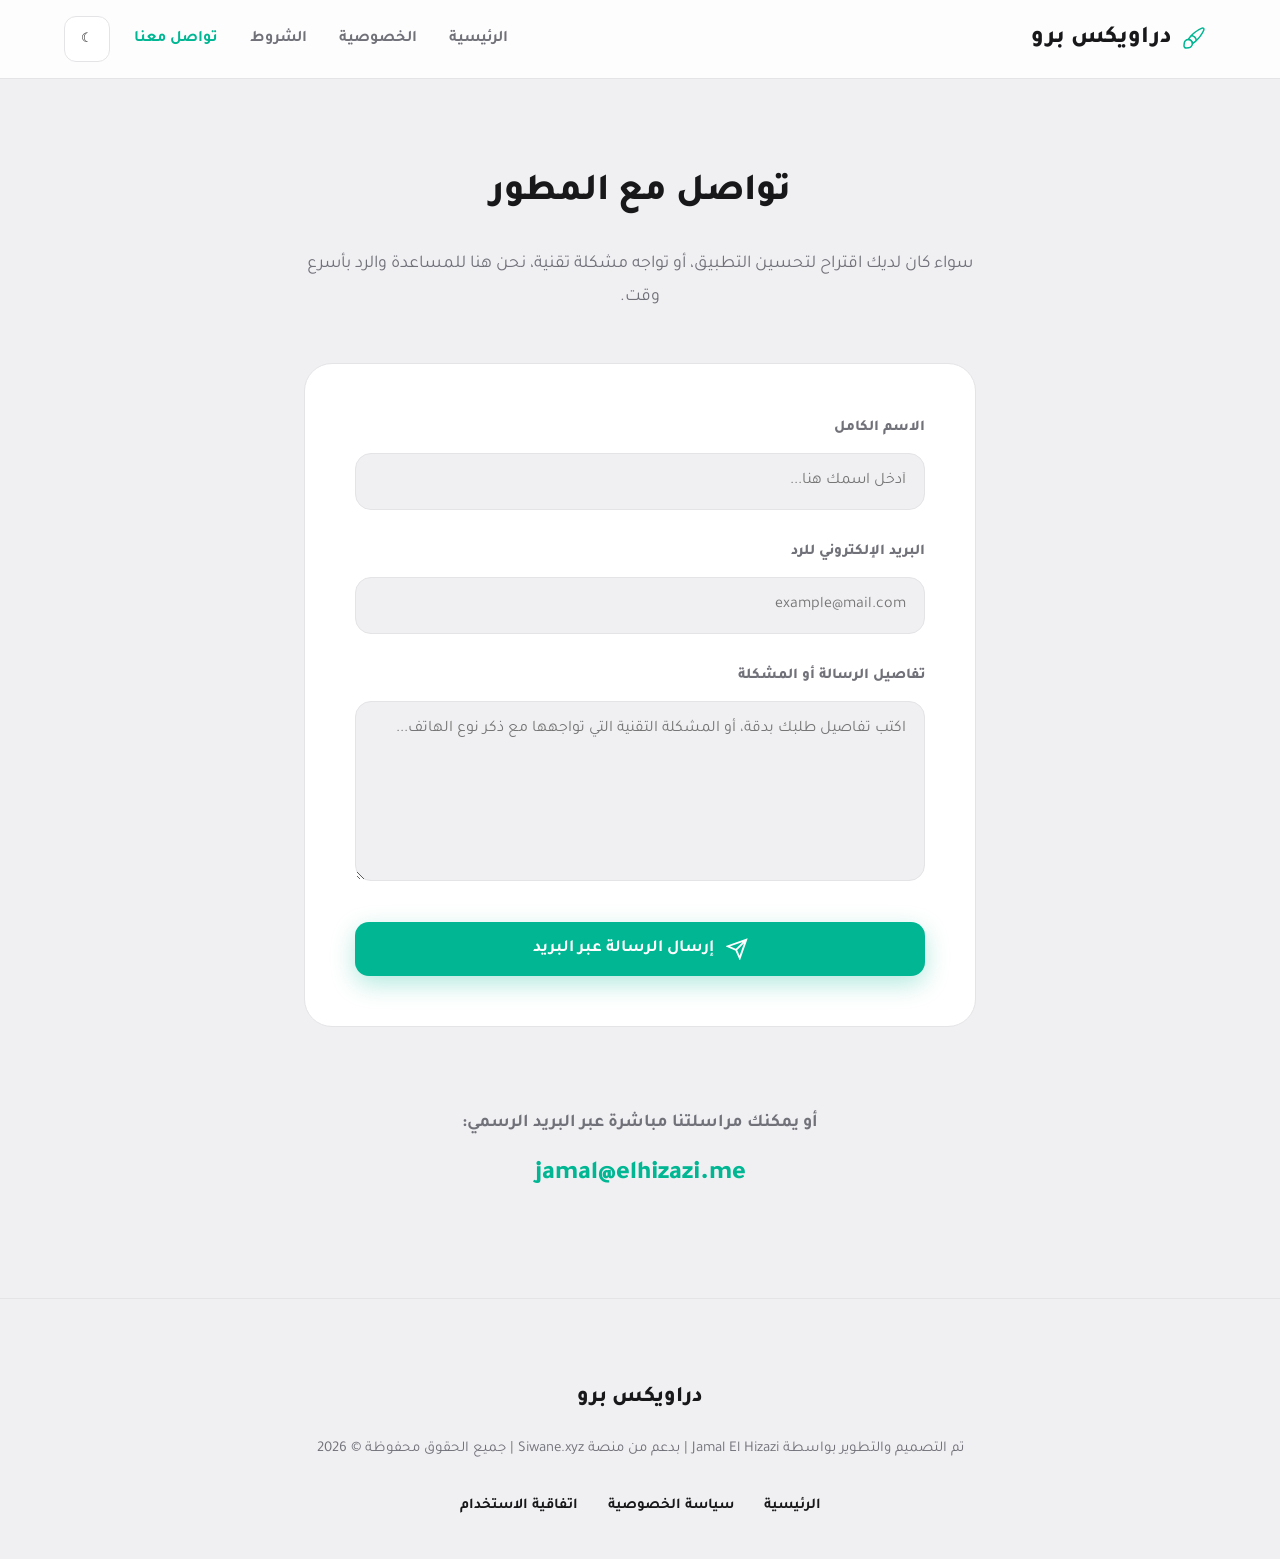
<file: contact.html>
<!DOCTYPE html>
<html lang="ar" dir="rtl">
<head>
    <meta charset="UTF-8">
    <meta name="viewport" content="width=device-width, initial-scale=1.0">
    <title>تواصل معنا - دراويكس برو</title>
    <link rel="stylesheet" href="style.css">
        <link rel="icon" type="image/png" href="assets/favicon.png">
    <link rel="apple-touch-icon" href="assets/favicon.png">
    <meta name="description" content="تواصل مع فريق تطوير Drawix Pro للحصول على دعم فني، الإبلاغ عن مشاكل، أو تقديم اقتراحات لتطوير أدوات الرسم والشرح.">
<meta name="keywords" content="Drawix Pro, support, contact, technical help, دعم فني, تواصل">
<script async src="https://pagead2.googlesyndication.com/pagead/js/adsbygoogle.js?client=ca-pub-8266760443476569"
     crossorigin="anonymous"></script>
</head>
<body>

    <nav>
        <a href="index.html" class="logo">
            <svg width="34" height="34" fill="none" xmlns="http://www.w3.org/2000/svg"><path d="M10.43 18.37c-.15 0-.29-.04-.42-.13a.738.738 0 0 1-.33-.62c0-.15-.01-.31-.03-.47-.09-.71-.41-1.33-.95-1.87s-1.21-.88-1.93-.97c-.12-.01-.29-.02-.45-.01-.26.02-.5-.09-.65-.3a.78.78 0 0 1-.11-.71c.15-.41.37-.78.63-1.08l1.54-1.94c2.65-3.31 8.02-7.29 11.95-8.87a2.17 2.17 0 0 1 2.33.47c.63.63.82 1.53.49 2.35-1.58 3.94-5.55 9.3-8.86 11.95l-1.97 1.58c-.37.27-.67.44-.97.56-.08.04-.18.06-.27.06Zm-2.89-5.43c.84.22 1.59.66 2.22 1.29a4.62 4.62 0 0 1 1.26 2.14l1.69-1.36c3.14-2.51 6.91-7.6 8.4-11.34a.628.628 0 0 0-.16-.72.669.669 0 0 0-.73-.14c-3.72 1.5-8.81 5.27-11.33 8.41l-1.35 1.72Z" fill="currentColor"/><path d="M4.08 22.75c-.75 0-1.47-.3-2.01-.84-.62-.62-.92-1.48-.82-2.36l.27-2.46c.26-2.44 2.26-4.25 4.74-4.3.19-.01.44 0 .67.02 1.09.14 2.06.63 2.84 1.41.77.77 1.23 1.69 1.37 2.72a4.91 4.91 0 0 1-1.38 4.15c-.77.76-1.76 1.23-2.88 1.37l-2.47.27c-.11.01-.22.02-.33.02Zm2.37-8.45h-.13c-1.51.03-3.11 1.06-3.31 2.96l-.27 2.46c-.05.42.1.83.39 1.13.29.29.7.44 1.11.39l2.46-.27c.77-.1 1.46-.42 1.98-.94.64-.64 1-1.5 1-2.42 0-.15-.01-.31-.03-.47-.09-.71-.41-1.33-.95-1.87s-1.21-.88-1.93-.97h-.32ZM14.24 15.218c-.41 0-.75-.34-.75-.75 0-2.2-1.79-3.98-3.98-3.98-.41 0-.75-.34-.75-.75s.33-.75.74-.75c3.02 0 5.48 2.46 5.48 5.48.01.42-.33.75-.74.75Z" fill="currentColor"/></svg>
            دراويكس برو
        </a>
        <div class="nav-controls">
            <div class="nav-links">
                <a href="index.html">الرئيسية</a>
                <a href="privacy.html">الخصوصية</a>
                <a href="terms.html">الشروط</a>
                <a href="contact.html" class="active">تواصل معنا</a>
            </div>
            <button id="theme-toggle" class="theme-btn" aria-label="تبديل المظهر"></button>
        </div>
    </nav>

    <div class="container page-top-padding" style="max-width: 800px;">
        <div class="page-title-box reveal">
            <h1 class="section-title">تواصل مع المطور</h1>
            <p class="section-desc">سواء كان لديك اقتراح لتحسين التطبيق، أو تواجه مشكلة تقنية، نحن هنا للمساعدة والرد بأسرع وقت.</p>
        </div>

        <div class="content-box reveal delay-1">
            <form id="contact-form" action="mailto:jamal@elhizazi.me" method="post" enctype="text/plain">
                <div class="form-group">
                    <label class="form-label" for="contact-name">الاسم الكامل</label>
                    <input id="contact-name" name="name" type="text" class="form-control" placeholder="أدخل اسمك هنا..." required>
                </div>
                <div class="form-group">
                    <label class="form-label" for="contact-email">البريد الإلكتروني للرد</label>
                    <input id="contact-email" name="email" type="email" class="form-control" placeholder="example@mail.com" required>
                </div>
                <div class="form-group">
                    <label class="form-label" for="contact-message">تفاصيل الرسالة أو المشكلة</label>
                    <textarea id="contact-message" name="message" class="form-control" placeholder="اكتب تفاصيل طلبك بدقة، أو المشكلة التقنية التي تواجهها مع ذكر نوع الهاتف..." required></textarea>
                </div>
                <button type="submit" class="btn btn-primary" style="width: 100%;">
                    <svg viewBox="0 0 24 24" width="22" height="22" fill="none" stroke="currentColor" stroke-width="2"><path d="M22 2L11 13M22 2l-7 20-4-9-9-4 20-7z"/></svg>
                    إرسال الرسالة عبر البريد
                </button>
            </form>
        </div>
        
        <div class="reveal delay-2" style="text-align: center; margin-bottom: 100px;">
            <p style="color: var(--text-dim); margin-bottom: 12px; font-weight: 700; font-size: 18px;">أو يمكنك مراسلتنا مباشرة عبر البريد الرسمي:</p>
            <a href="mailto:jamal@elhizazi.me" style="color: var(--primary); font-size: 26px; font-weight: 800; text-decoration: none;">jamal@elhizazi.me</a>
        </div>
    </div>

    <footer>
        <div class="container">
            <div class="footer-brand">دراويكس برو</div>
            <div class="footer-content">تم التصميم والتطوير بواسطة Jamal El Hizazi | بدعم من منصة Siwane.xyz | جميع الحقوق محفوظة &copy; 2026</div>
        </div>
        <div class="footer-links"><a href="index.html">الرئيسية</a><a href="privacy.html">سياسة الخصوصية</a><a href="terms.html">اتفاقية الاستخدام</a></div>
        </div>
    </footer>

    <script src="script.js"></script>
</body>
</html>
</file>
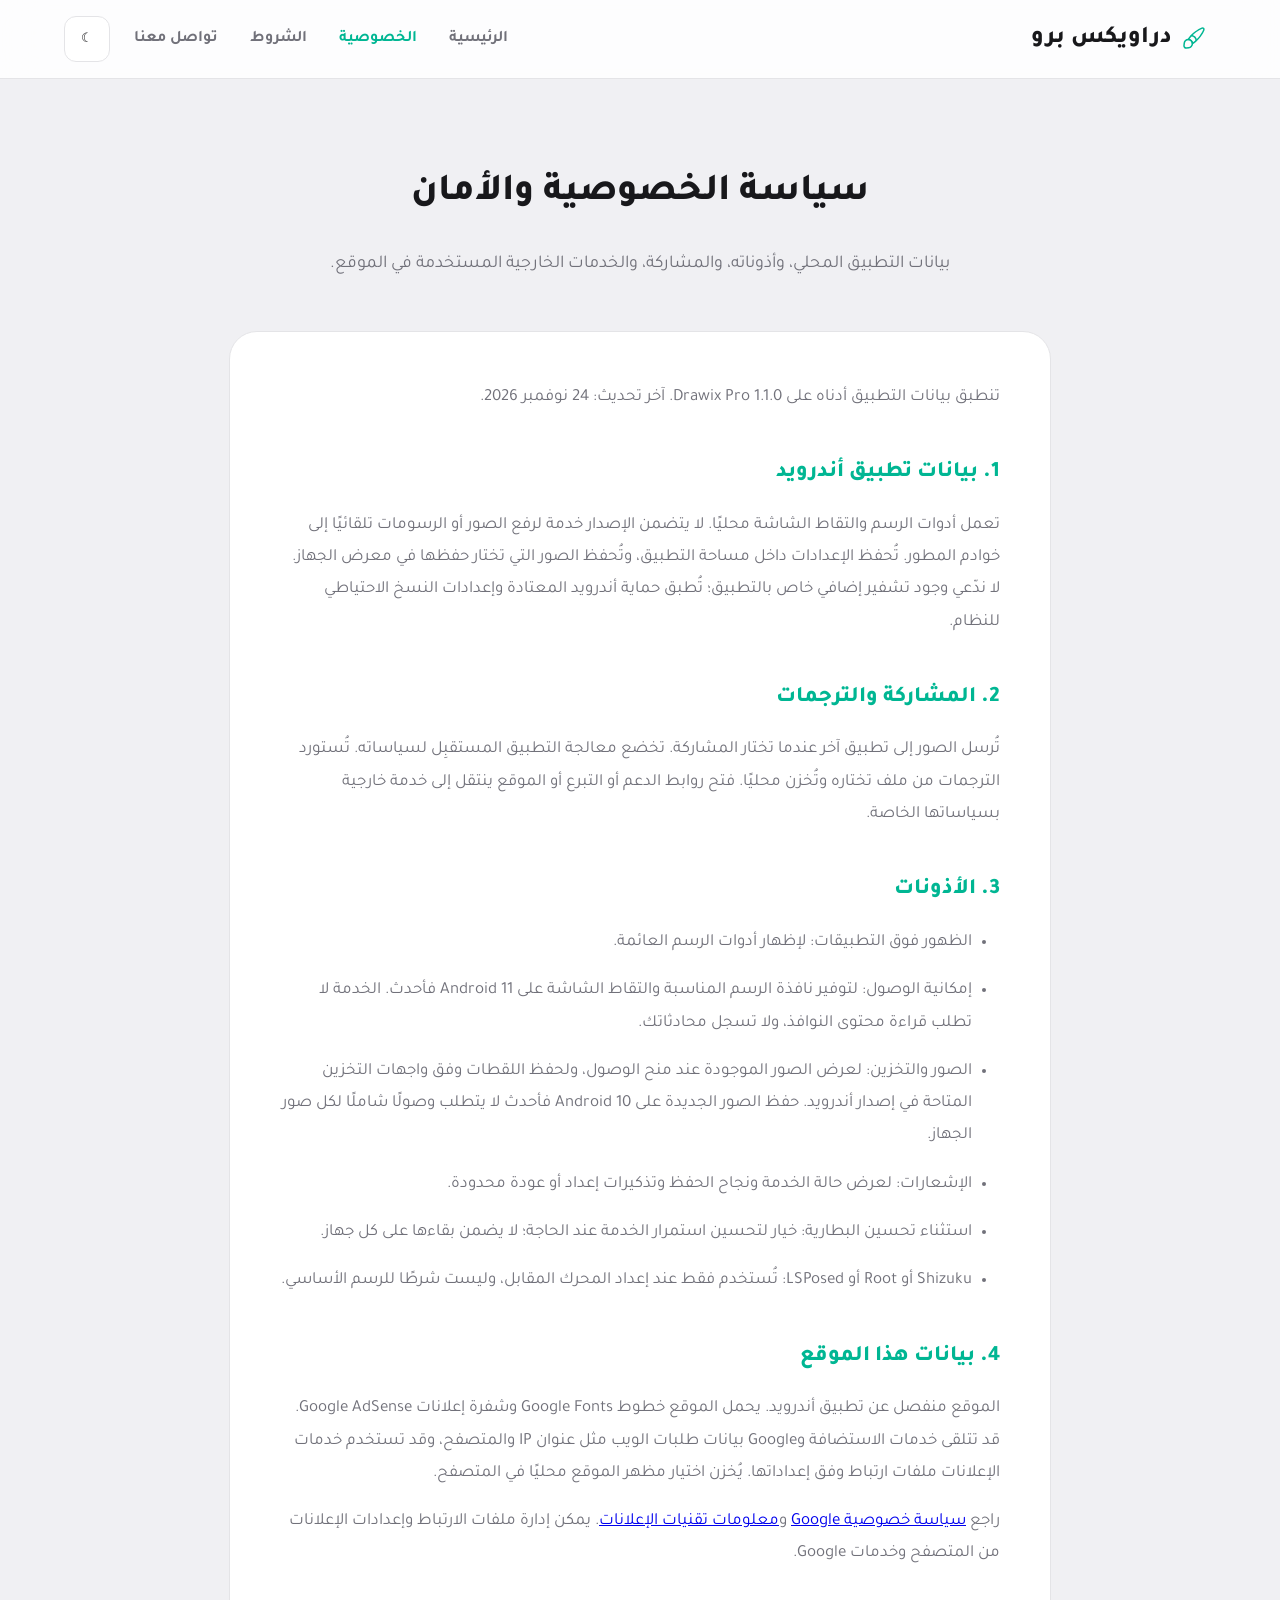
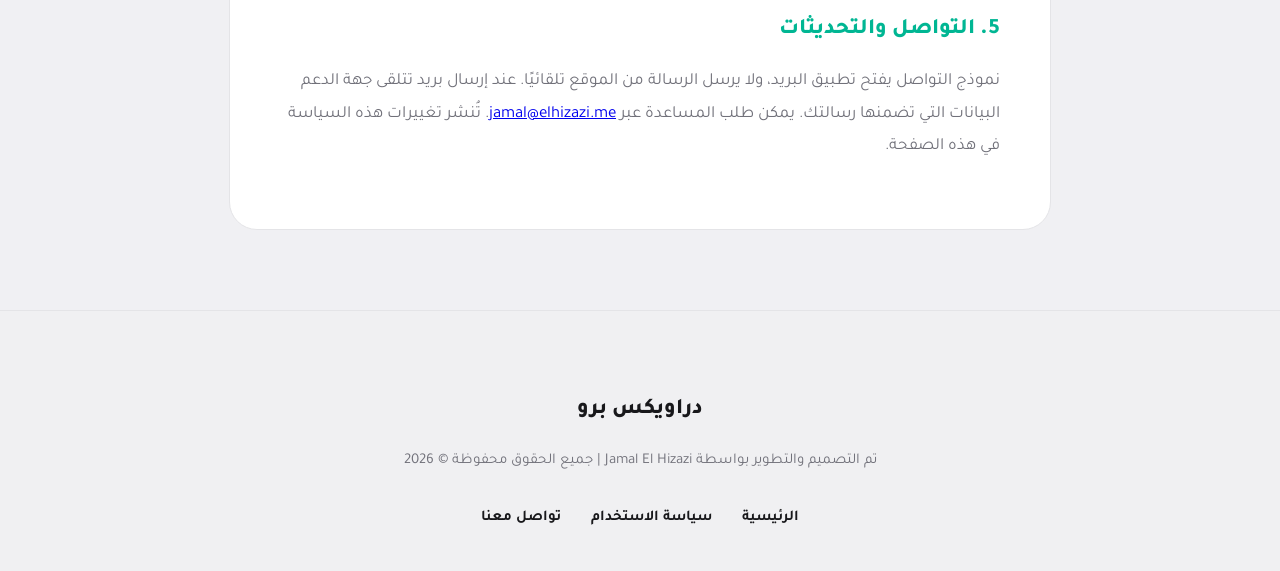
<file: privacy.html>
<!DOCTYPE html>
<html lang="ar" dir="rtl">
<head>
    <meta charset="UTF-8">
    <meta name="viewport" content="width=device-width, initial-scale=1.0">
    <title>سياسة الخصوصية - دراويكس برو</title>
    <link rel="stylesheet" href="style.css">
        <link rel="icon" type="image/png" href="assets/favicon.png">
    <link rel="apple-touch-icon" href="assets/favicon.png">
<meta name="description" content="سياسة الخصوصية لتطبيق Drawix Pro. نلتزم بالشفافية المطلقة ونؤكد أن تطبيقنا يعمل محلياً بالكامل (Offline-First) ولا نجمع أي بيانات شخصية.">
<meta name="keywords" content="Drawix Pro, privacy, security, data protection, خصوصية, أمان البيانات">
<script async src="https://pagead2.googlesyndication.com/pagead/js/adsbygoogle.js?client=ca-pub-8266760443476569"
     crossorigin="anonymous"></script>
</head>
<body>

    <nav>
        <a href="index.html" class="logo">
            <svg width="34" height="34" fill="none" xmlns="http://www.w3.org/2000/svg"><path d="M10.43 18.37c-.15 0-.29-.04-.42-.13a.738.738 0 0 1-.33-.62c0-.15-.01-.31-.03-.47-.09-.71-.41-1.33-.95-1.87s-1.21-.88-1.93-.97c-.12-.01-.29-.02-.45-.01-.26.02-.5-.09-.65-.3a.78.78 0 0 1-.11-.71c.15-.41.37-.78.63-1.08l1.54-1.94c2.65-3.31 8.02-7.29 11.95-8.87a2.17 2.17 0 0 1 2.33.47c.63.63.82 1.53.49 2.35-1.58 3.94-5.55 9.3-8.86 11.95l-1.97 1.58c-.37.27-.67.44-.97.56-.08.04-.18.06-.27.06Zm-2.89-5.43c.84.22 1.59.66 2.22 1.29a4.62 4.62 0 0 1 1.26 2.14l1.69-1.36c3.14-2.51 6.91-7.6 8.4-11.34a.628.628 0 0 0-.16-.72.669.669 0 0 0-.73-.14c-3.72 1.5-8.81 5.27-11.33 8.41l-1.35 1.72Z" fill="currentColor"/><path d="M4.08 22.75c-.75 0-1.47-.3-2.01-.84-.62-.62-.92-1.48-.82-2.36l.27-2.46c.26-2.44 2.26-4.25 4.74-4.3.19-.01.44 0 .67.02 1.09.14 2.06.63 2.84 1.41.77.77 1.23 1.69 1.37 2.72a4.91 4.91 0 0 1-1.38 4.15c-.77.76-1.76 1.23-2.88 1.37l-2.47.27c-.11.01-.22.02-.33.02Zm2.37-8.45h-.13c-1.51.03-3.11 1.06-3.31 2.96l-.27 2.46c-.05.42.1.83.39 1.13.29.29.7.44 1.11.39l2.46-.27c.77-.1 1.46-.42 1.98-.94.64-.64 1-1.5 1-2.42 0-.15-.01-.31-.03-.47-.09-.71-.41-1.33-.95-1.87s-1.21-.88-1.93-.97h-.32ZM14.24 15.218c-.41 0-.75-.34-.75-.75 0-2.2-1.79-3.98-3.98-3.98-.41 0-.75-.34-.75-.75s.33-.75.74-.75c3.02 0 5.48 2.46 5.48 5.48.01.42-.33.75-.74.75Z" fill="currentColor"/></svg>
            دراويكس برو
        </a>
        <div class="nav-controls">
            <div class="nav-links">
                <a href="index.html">الرئيسية</a>
                <a href="privacy.html" class="active">الخصوصية</a>
                <a href="terms.html">الشروط</a>
                <a href="contact.html">تواصل معنا</a>
            </div>
            <button id="theme-toggle" class="theme-btn" aria-label="تبديل المظهر"></button>
        </div>
    </nav>

    <div class="container page-top-padding" style="max-width: 950px;">
        <div class="page-title-box reveal">
            <h1 class="section-title">سياسة الخصوصية والأمان</h1>
            <p class="section-desc">بيانات التطبيق المحلي، وأذوناته، والمشاركة، والخدمات الخارجية المستخدمة في الموقع.</p>
        </div>

        <div class="content-box reveal delay-1">
            <p>تنطبق بيانات التطبيق أدناه على Drawix Pro 1.1.0. آخر تحديث: 24 نوفمبر 2026.</p>
            <h3>1. بيانات تطبيق أندرويد</h3>
            <p>تعمل أدوات الرسم والتقاط الشاشة محليًا. لا يتضمن الإصدار خدمة لرفع الصور أو الرسومات تلقائيًا إلى خوادم المطور. تُحفظ الإعدادات داخل مساحة التطبيق، وتُحفظ الصور التي تختار حفظها في معرض الجهاز. لا ندّعي وجود تشفير إضافي خاص بالتطبيق؛ تُطبق حماية أندرويد المعتادة وإعدادات النسخ الاحتياطي للنظام.</p>
            <h3>2. المشاركة والترجمات</h3>
            <p>تُرسل الصور إلى تطبيق آخر عندما تختار المشاركة. تخضع معالجة التطبيق المستقبِل لسياساته. تُستورد الترجمات من ملف تختاره وتُخزن محليًا. فتح روابط الدعم أو التبرع أو الموقع ينتقل إلى خدمة خارجية بسياساتها الخاصة.</p>
            <h3>3. الأذونات</h3>
            <ul><li>الظهور فوق التطبيقات: لإظهار أدوات الرسم العائمة.</li><li>إمكانية الوصول: لتوفير نافذة الرسم المناسبة والتقاط الشاشة على Android 11 فأحدث. الخدمة لا تطلب قراءة محتوى النوافذ، ولا تسجل محادثاتك.</li><li>الصور والتخزين: لعرض الصور الموجودة عند منح الوصول، ولحفظ اللقطات وفق واجهات التخزين المتاحة في إصدار أندرويد. حفظ الصور الجديدة على Android 10 فأحدث لا يتطلب وصولًا شاملًا لكل صور الجهاز.</li><li>الإشعارات: لعرض حالة الخدمة ونجاح الحفظ وتذكيرات إعداد أو عودة محدودة.</li><li>استثناء تحسين البطارية: خيار لتحسين استمرار الخدمة عند الحاجة؛ لا يضمن بقاءها على كل جهاز.</li><li>Shizuku أو Root أو LSPosed: تُستخدم فقط عند إعداد المحرك المقابل، وليست شرطًا للرسم الأساسي.</li></ul>
            <h3>4. بيانات هذا الموقع</h3>
            <p>الموقع منفصل عن تطبيق أندرويد. يحمل الموقع خطوط Google Fonts وشفرة إعلانات Google AdSense. قد تتلقى خدمات الاستضافة وGoogle بيانات طلبات الويب مثل عنوان IP والمتصفح، وقد تستخدم خدمات الإعلانات ملفات ارتباط وفق إعداداتها. يُخزن اختيار مظهر الموقع محليًا في المتصفح.</p>
            <p>راجع <a href="https://policies.google.com/privacy">سياسة خصوصية Google</a> و<a href="https://policies.google.com/technologies/ads">معلومات تقنيات الإعلانات</a>. يمكن إدارة ملفات الارتباط وإعدادات الإعلانات من المتصفح وخدمات Google.</p>
            <h3>5. التواصل والتحديثات</h3>
            <p>نموذج التواصل يفتح تطبيق البريد، ولا يرسل الرسالة من الموقع تلقائيًا. عند إرسال بريد تتلقى جهة الدعم البيانات التي تضمنها رسالتك. يمكن طلب المساعدة عبر <a href="mailto:jamal@elhizazi.me">jamal@elhizazi.me</a>. تُنشر تغييرات هذه السياسة في هذه الصفحة.</p>
        </div>
    </div>

    <footer>
        <div class="container">
            <div class="footer-brand">دراويكس برو</div>
            <div class="footer-content">تم التصميم والتطوير بواسطة Jamal El Hizazi | جميع الحقوق محفوظة &copy; 2026</div>
        </div>
         <div class="footer-links"><a href="index.html">الرئيسية</a><a href="terms.html">سياسة الاستخدام</a><a href="contact.html">تواصل معنا</a></div>
        </div>
    </footer>

    <script src="script.js"></script>
</body>
</html>
</file>
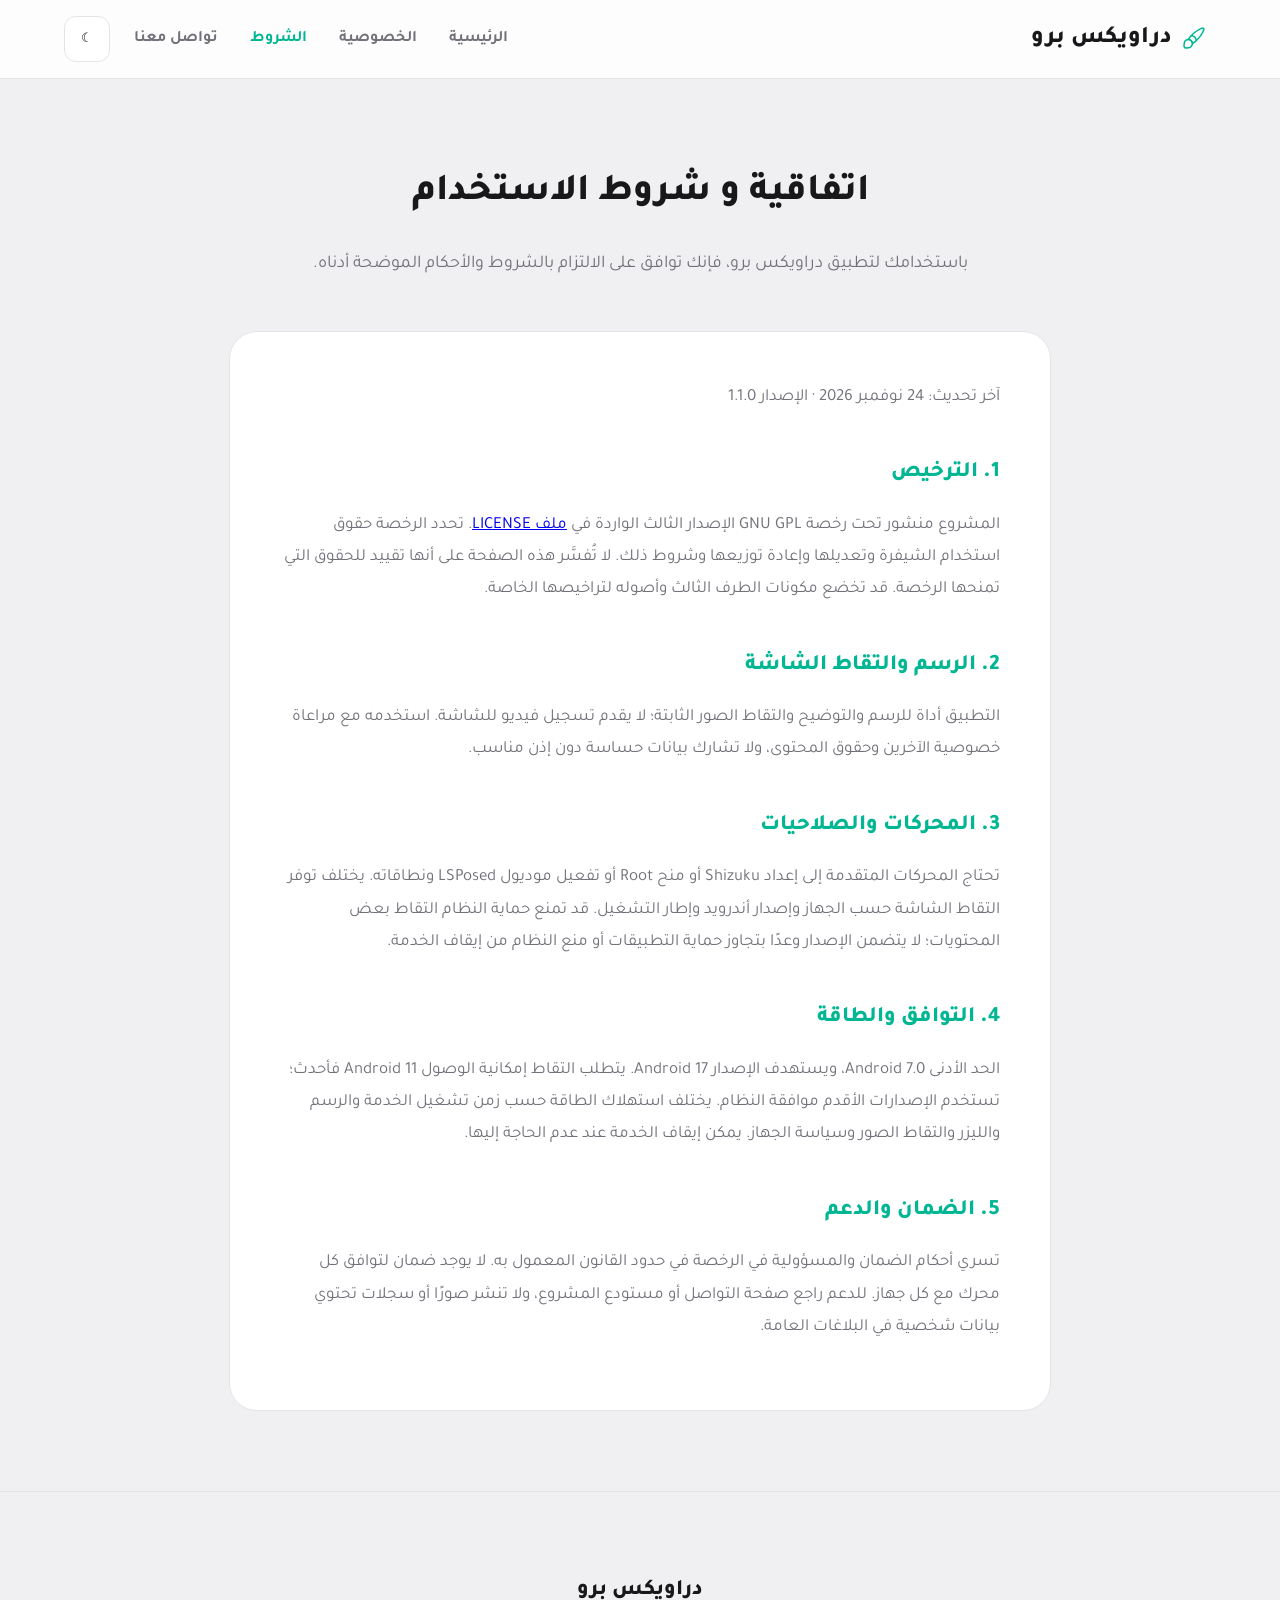
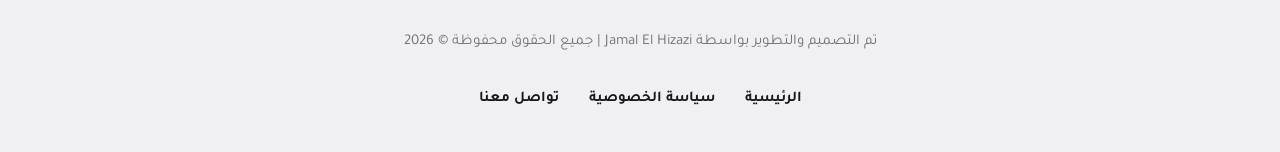
<file: terms.html>
<!DOCTYPE html>
<html lang="ar" dir="rtl">
<head>
    <meta charset="UTF-8">
    <meta name="viewport" content="width=device-width, initial-scale=1.0">
    <title>اتفاقية الاستخدام - دراويكس برو</title>
    <link rel="stylesheet" href="style.css">
        <link rel="icon" type="image/png" href="assets/favicon.png">
    <link rel="apple-touch-icon" href="assets/favicon.png">
        <meta name="description" content="اتفاقية وشروط الاستخدام لتطبيق Drawix Pro. تعرف على سياسات الاستخدام، شروط تفعيل المحركات المتقدمة، ومسؤولية المستخدم.">
<meta name="keywords" content="Drawix Pro, terms of use, license, اتفاقية الاستخدام, شروط الخدمة">
<script async src="https://pagead2.googlesyndication.com/pagead/js/adsbygoogle.js?client=ca-pub-8266760443476569"
     crossorigin="anonymous"></script>
</head>
<body>

    <nav>
        <a href="index.html" class="logo">
            <svg width="34" height="34" fill="none" xmlns="http://www.w3.org/2000/svg"><path d="M10.43 18.37c-.15 0-.29-.04-.42-.13a.738.738 0 0 1-.33-.62c0-.15-.01-.31-.03-.47-.09-.71-.41-1.33-.95-1.87s-1.21-.88-1.93-.97c-.12-.01-.29-.02-.45-.01-.26.02-.5-.09-.65-.3a.78.78 0 0 1-.11-.71c.15-.41.37-.78.63-1.08l1.54-1.94c2.65-3.31 8.02-7.29 11.95-8.87a2.17 2.17 0 0 1 2.33.47c.63.63.82 1.53.49 2.35-1.58 3.94-5.55 9.3-8.86 11.95l-1.97 1.58c-.37.27-.67.44-.97.56-.08.04-.18.06-.27.06Zm-2.89-5.43c.84.22 1.59.66 2.22 1.29a4.62 4.62 0 0 1 1.26 2.14l1.69-1.36c3.14-2.51 6.91-7.6 8.4-11.34a.628.628 0 0 0-.16-.72.669.669 0 0 0-.73-.14c-3.72 1.5-8.81 5.27-11.33 8.41l-1.35 1.72Z" fill="currentColor"/><path d="M4.08 22.75c-.75 0-1.47-.3-2.01-.84-.62-.62-.92-1.48-.82-2.36l.27-2.46c.26-2.44 2.26-4.25 4.74-4.3.19-.01.44 0 .67.02 1.09.14 2.06.63 2.84 1.41.77.77 1.23 1.69 1.37 2.72a4.91 4.91 0 0 1-1.38 4.15c-.77.76-1.76 1.23-2.88 1.37l-2.47.27c-.11.01-.22.02-.33.02Zm2.37-8.45h-.13c-1.51.03-3.11 1.06-3.31 2.96l-.27 2.46c-.05.42.1.83.39 1.13.29.29.7.44 1.11.39l2.46-.27c.77-.1 1.46-.42 1.98-.94.64-.64 1-1.5 1-2.42 0-.15-.01-.31-.03-.47-.09-.71-.41-1.33-.95-1.87s-1.21-.88-1.93-.97h-.32ZM14.24 15.218c-.41 0-.75-.34-.75-.75 0-2.2-1.79-3.98-3.98-3.98-.41 0-.75-.34-.75-.75s.33-.75.74-.75c3.02 0 5.48 2.46 5.48 5.48.01.42-.33.75-.74.75Z" fill="currentColor"/></svg>
            دراويكس برو
        </a>
        <div class="nav-controls">
            <div class="nav-links">
                <a href="index.html">الرئيسية</a>
                <a href="privacy.html">الخصوصية</a>
                <a href="terms.html" class="active">الشروط</a>
                <a href="contact.html">تواصل معنا</a>
            </div>
            <button id="theme-toggle" class="theme-btn" aria-label="تبديل المظهر"></button>
        </div>
    </nav>

    <div class="container page-top-padding" style="max-width: 950px;">
        <div class="page-title-box reveal">
            <h1 class="section-title">اتفاقية و شروط الاستخدام</h1>
            <p class="section-desc">باستخدامك لتطبيق دراويكس برو، فإنك توافق على الالتزام بالشروط والأحكام الموضحة أدناه.</p>
        </div>

        <div class="content-box reveal delay-1">
            <p>آخر تحديث: 24 نوفمبر 2026 · الإصدار 1.1.0</p>
            <h3>1. الترخيص</h3>
            <p>المشروع منشور تحت رخصة GNU GPL الإصدار الثالث الواردة في <a href="LICENSE">ملف LICENSE</a>. تحدد الرخصة حقوق استخدام الشيفرة وتعديلها وإعادة توزيعها وشروط ذلك. لا تُفسَّر هذه الصفحة على أنها تقييد للحقوق التي تمنحها الرخصة. قد تخضع مكونات الطرف الثالث وأصوله لتراخيصها الخاصة.</p>
            <h3>2. الرسم والتقاط الشاشة</h3>
            <p>التطبيق أداة للرسم والتوضيح والتقاط الصور الثابتة؛ لا يقدم تسجيل فيديو للشاشة. استخدمه مع مراعاة خصوصية الآخرين وحقوق المحتوى، ولا تشارك بيانات حساسة دون إذن مناسب.</p>
            <h3>3. المحركات والصلاحيات</h3>
            <p>تحتاج المحركات المتقدمة إلى إعداد Shizuku أو منح Root أو تفعيل موديول LSPosed ونطاقاته. يختلف توفر التقاط الشاشة حسب الجهاز وإصدار أندرويد وإطار التشغيل. قد تمنع حماية النظام التقاط بعض المحتويات؛ لا يتضمن الإصدار وعدًا بتجاوز حماية التطبيقات أو منع النظام من إيقاف الخدمة.</p>
            <h3>4. التوافق والطاقة</h3>
            <p>الحد الأدنى Android 7.0، ويستهدف الإصدار Android 17. يتطلب التقاط إمكانية الوصول Android 11 فأحدث؛ تستخدم الإصدارات الأقدم موافقة النظام. يختلف استهلاك الطاقة حسب زمن تشغيل الخدمة والرسم والليزر والتقاط الصور وسياسة الجهاز. يمكن إيقاف الخدمة عند عدم الحاجة إليها.</p>
            <h3>5. الضمان والدعم</h3>
            <p>تسري أحكام الضمان والمسؤولية في الرخصة في حدود القانون المعمول به. لا يوجد ضمان لتوافق كل محرك مع كل جهاز. للدعم راجع صفحة التواصل أو مستودع المشروع، ولا تنشر صورًا أو سجلات تحتوي بيانات شخصية في البلاغات العامة.</p>
        </div>
    </div>

    <footer>
        <div class="container">
            <div class="footer-brand">دراويكس برو</div>
            <div class="footer-content">تم التصميم والتطوير بواسطة Jamal El Hizazi | جميع الحقوق محفوظة &copy; 2026</div>
        </div>
        <div class="footer-links"><a href="index.html">الرئيسية</a><a href="privacy.html">سياسة الخصوصية</a><a href="contact.html">تواصل معنا</a></div>
        </div>
    </footer>

    <script src="script.js"></script>
</body>
</html>
</file>
<file: style.css>
@import url('https://fonts.googleapis.com/css2?family=Tajawal:wght@400;600;700;800&display=swap');:root{--primary:#00B693;--primary-dark:#009175;--primary-light:rgba(0,182,147,0.1);--bg-main:#F0F0F3;--card-bg:#FFFFFF;--card-border:#E4E4E7;--text-main:#18181B;--text-dim:#71717A;--status-info:#3B82F6;--status-info-bg:rgba(59,130,246,0.1);--status-warning:#F59E0B;--status-warning-bg:rgba(245,158,11,0.1);--status-error:#EF4444;--status-error-bg:rgba(239,68,68,0.1);--nav-bg:rgba(255,255,255,0.85);--footer-bg:rgba(240,240,243,0.8);--shadow-color:rgba(0,0,0,0.15)}[data-theme="dark"]{--primary-light:rgba(0,182,147,0.2);--bg-main:#0a0a0c;--card-bg:rgba(255,255,255,0.03);--card-border:rgba(255,255,255,0.08);--text-main:#FFFFFF;--text-dim:#A0A0A5;--nav-bg:rgba(10,10,12,0.85);--footer-bg:rgba(10,10,12,0.8);--shadow-color:rgba(0,0,0,0.5)}*{box-sizing:border-box;margin:0;padding:0;font-family:'Tajawal',sans-serif;-webkit-tap-highlight-color:transparent}body{background-color:var(--bg-main);color:var(--text-main);line-height:1.8;overflow-x:hidden;scroll-behavior:smooth;transition:background-color 0.4s ease,color 0.4s ease;direction:rtl}nav{display:flex;justify-content:space-between;align-items:center;padding:16px 5%;background:var(--nav-bg);backdrop-filter:blur(20px);-webkit-backdrop-filter:blur(20px);border-bottom:1px solid var(--card-border);position:fixed;width:100%;top:0;z-index:1000;transition:all 0.4s ease}.logo{display:flex;align-items:center;gap:10px;font-size:24px;font-weight:800;line-height:1;color:var(--text-main);text-decoration:none}.logo svg{width:34px;height:34px;color:var(--primary);flex-shrink:0;transform:translateY(4px)}.nav-controls{display:flex;align-items:center;gap:24px}.nav-links{display:flex;gap:32px;align-items:center}.nav-links a{color:var(--text-dim);text-decoration:none;font-weight:700;font-size:16px;transition:color 0.3s ease}.nav-links a:hover,.nav-links a.active{color:var(--primary)}.theme-btn{background:var(--card-bg);border:1px solid var(--card-border);border-radius:12px;width:46px;height:46px;display:flex;align-items:center;justify-content:center;cursor:pointer;color:var(--text-main);transition:all 0.3s ease}.theme-btn:hover{border-color:var(--primary);color:var(--primary);transform:translateY(-2px)}.container{max-width:1200px;margin:0 auto;padding:0 5%}.section-padding{padding:120px 0 60px}.page-top-padding{padding-top:160px}.hero{display:flex;align-items:center;justify-content:space-between;min-height:100vh;padding-top:100px;gap:60px}.hero-text{flex:1.15}.hero-tag{display:inline-flex;align-items:center;gap:8px;background:var(--primary-light);color:var(--primary);padding:8px 20px;border-radius:30px;font-size:14px;font-weight:800;margin-bottom:24px;border:1px solid rgba(0,182,147,0.2)}.hero-title{font-size:54px;font-weight:800;line-height:1.3;margin-bottom:24px;color:var(--text-main)}.hero-desc{font-size:18px;color:var(--text-dim);margin-bottom:40px;max-width:95%;line-height:1.9}.btn-group{display:flex;gap:16px;flex-wrap:wrap}.btn{padding:16px 36px;border-radius:14px;font-size:17px;font-weight:700;cursor:pointer;text-decoration:none;display:inline-flex;align-items:center;justify-content:center;gap:12px;transition:all 0.3s cubic-bezier(0.4,0,0.2,1);border:none}.btn-primary{background:var(--primary);color:#fff;box-shadow:0 8px 24px rgba(0,182,147,0.3)}.btn-primary:hover{background:var(--primary-dark);transform:translateY(-4px);box-shadow:0 12px 32px rgba(0,182,147,0.4)}.btn-outline{background:var(--card-bg);color:var(--text-main);border:2px solid var(--card-border)}.btn-outline:hover{border-color:var(--primary);color:var(--primary);transform:translateY(-4px)}.hero-visual{flex:1;display:flex;justify-content:center;align-items:center;perspective:1000px}.app-screenshot-slider{width:360px;height:740px;position:relative;animation:float 6s ease-in-out infinite;display:flex;justify-content:center;align-items:center}@keyframes float{0%{transform:translateY(0px)}50%{transform:translateY(-20px)}100%{transform:translateY(0px)}}.slide{position:absolute;top:0;left:0;width:100%;height:100%;object-fit:contain;opacity:0;transition:opacity 0.8s ease-in-out;z-index:1;filter:drop-shadow(0 20px 40px var(--shadow-color))}.slide.active{opacity:1;z-index:2}.section-header{text-align:center;margin-bottom:60px}.section-title{font-size:38px;font-weight:800;margin-bottom:20px;color:var(--text-main)}.section-desc{font-size:18px;color:var(--text-dim);max-width:700px;margin:0 auto;line-height:1.8}.grid-cards{display:grid;grid-template-columns:repeat(auto-fit,minmax(320px,1fr));gap:30px}.grid-cards.gBx4{grid-template-columns:repeat(2,1fr)}.feature-card{background:var(--card-bg);border:1px solid var(--card-border);border-radius:28px;padding:40px;transition:all 0.4s ease}.feature-card:hover{transform:translateY(-8px);border-color:var(--primary);box-shadow:0 20px 40px var(--shadow-color)}.f-icon{width:64px;height:64px;border-radius:18px;display:flex;align-items:center;justify-content:center;margin-bottom:24px}.f-title{font-size:22px;font-weight:800;margin-bottom:14px;color:var(--text-main)}.f-desc{font-size:16px;color:var(--text-dim);line-height:1.8}.page-title-box{text-align:center;margin-bottom:50px}.content-box{background:var(--card-bg);border:1px solid var(--card-border);border-radius:28px;padding:50px;margin-bottom:80px}.content-box h3{font-size:22px;color:var(--primary);margin:40px 0 16px;font-weight:800}.content-box h3:first-child{margin-top:0}.content-box p,.content-box li{color:var(--text-dim);font-size:17px;line-height:1.9;margin-bottom:16px}.content-box ul{padding-inline-start:28px;margin-bottom:24px}.form-group{margin-bottom:28px}.form-label{display:block;margin-bottom:12px;font-weight:800;color:var(--text-dim);font-size:15px}.form-control{width:100%;background:var(--bg-main);border:1px solid var(--card-border);color:var(--text-main);padding:18px;border-radius:16px;font-size:16px;transition:all 0.3s ease}.form-control:focus{outline:none;border-color:var(--primary);box-shadow:0 0 0 4px var(--primary-light)}textarea.form-control{min-height:180px;resize:vertical}.reveal{opacity:0;transform:translateY(40px);transition:all 0.8s cubic-bezier(0.5,0,0,1)}.reveal.active{opacity:1;transform:translateY(0)}.delay-1{transition-delay:0.1s}.delay-2{transition-delay:0.2s}.delay-3{transition-delay:0.3s}.delay-4{transition-delay:0.4s}footer{border-top:1px solid var(--card-border);padding:80px 5% 40px;background:var(--footer-bg);text-align:center}.footer-brand{color:var(--text-main);font-weight:800;font-size:22px;margin-bottom:16px;display:flex;align-items:center;justify-content:center;gap:10px}.footer-content{color:var(--text-dim);font-size:15px;line-height:1.8}.footer-links{margin-top:30px;display:flex;justify-content:center;gap:30px;flex-wrap:wrap}.footer-links a{color:var(--text-main);text-decoration:none;font-weight:700;transition:color 0.3s ease;font-size:15px}.footer-links a:hover{color:var(--primary)}@media (max-width:1024px){.hero{flex-direction:column;text-align:center;padding-top:160px}.hero-desc{margin:0 auto 40px}.btn-group{justify-content:center}.hero-visual{width:100%;margin-top:20px;perspective:none}.app-screenshot-slider{transform:scale(0.9)}@keyframes float{0%,100%{transform:translateY(0px)}50%{transform:translateY(-15px)}}}@media (max-width:768px){nav{padding:16px 5%}.nav-links{display:none}.hero-title{font-size:40px}.section-title{font-size:32px}.app-screenshot-slider{transform:scale(0.8);height:650px}.content-box{padding:30px 24px}.btn{width:100%}.grid-cards.gBx4{grid-template-columns:1fr}}
.release-grid{display:grid;grid-template-columns:repeat(auto-fit,minmax(240px,1fr));gap:1.25rem}.slider-caption{text-align:center;opacity:.8;font-size:.9rem;margin-top:1rem}@media(prefers-reduced-motion:reduce){*,*::before,*::after{animation:none!important;transition:none!important;scroll-behavior:auto!important}}

.screenshot-note{text-align:center;opacity:.8;font-size:.9rem;margin-top:1rem}

.screenshot-note{text-align:center;opacity:.8;font-size:.9rem;margin-top:1rem}
</file>
